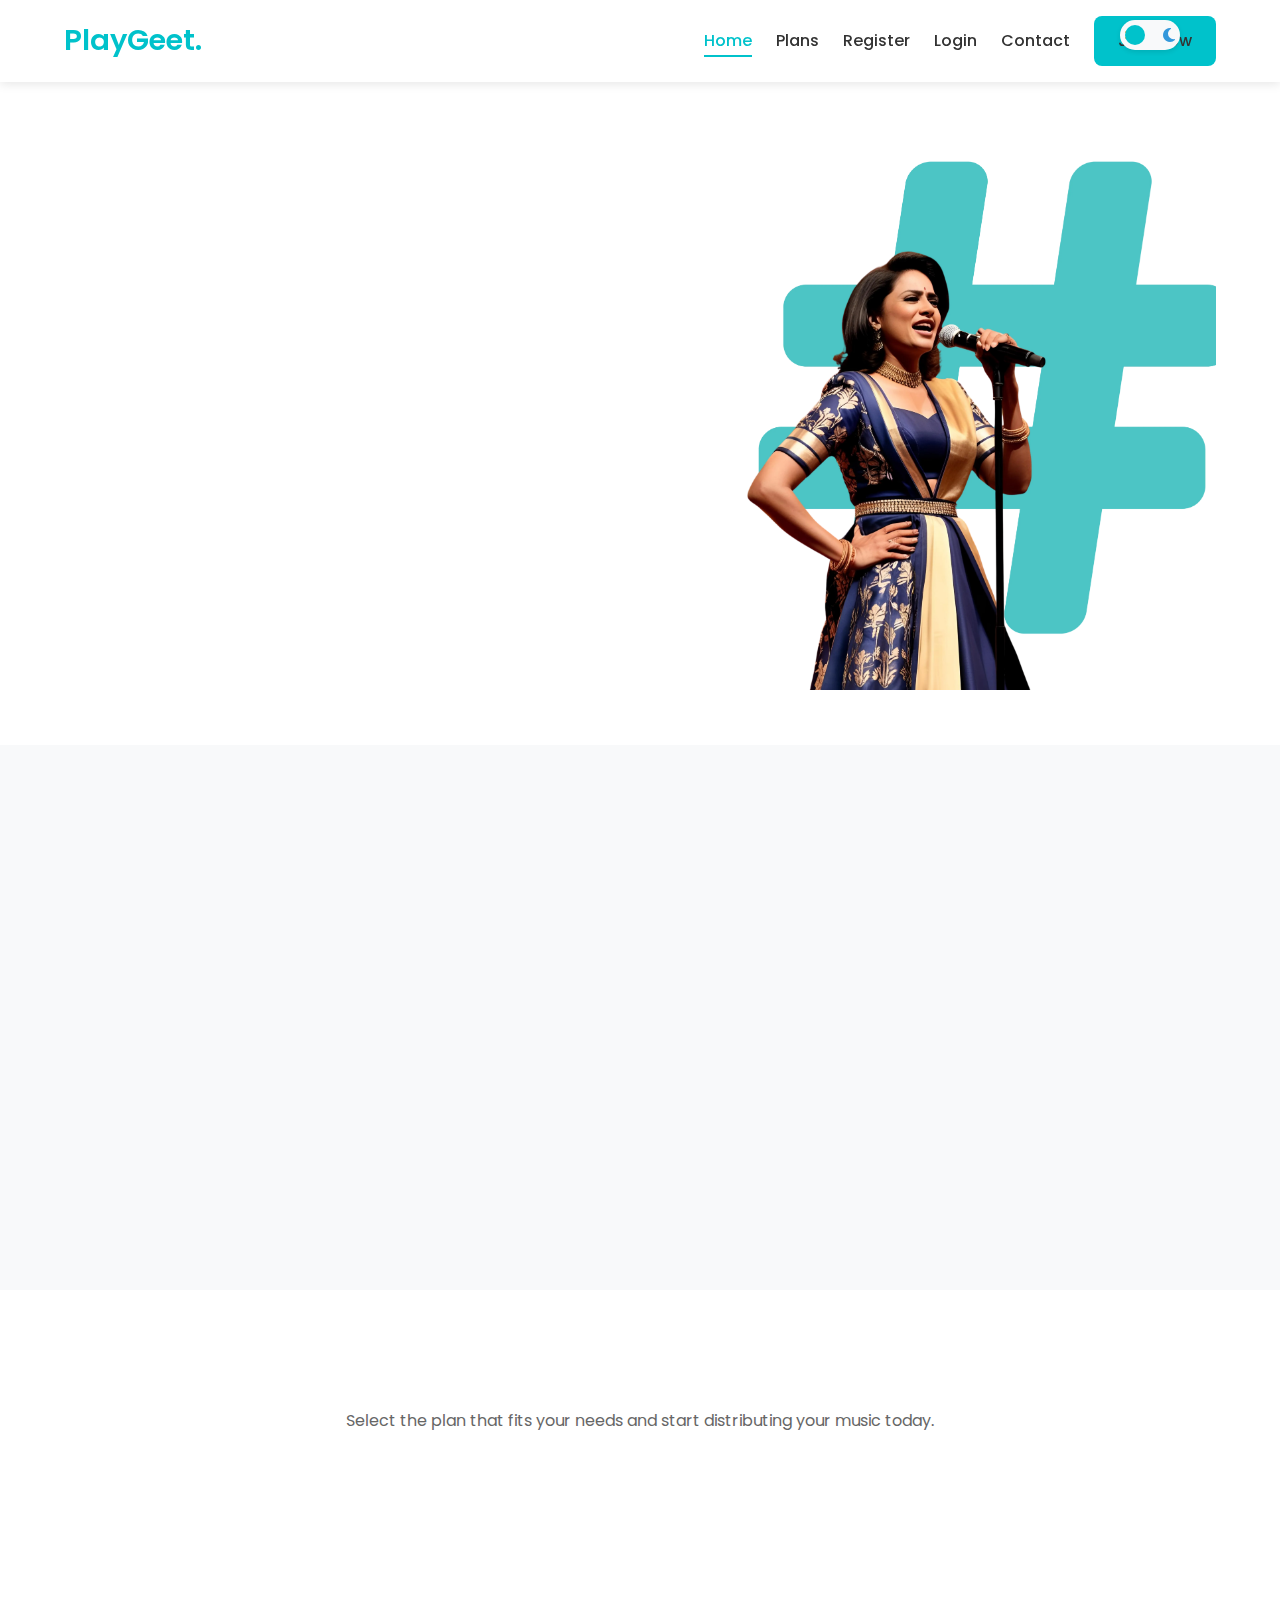
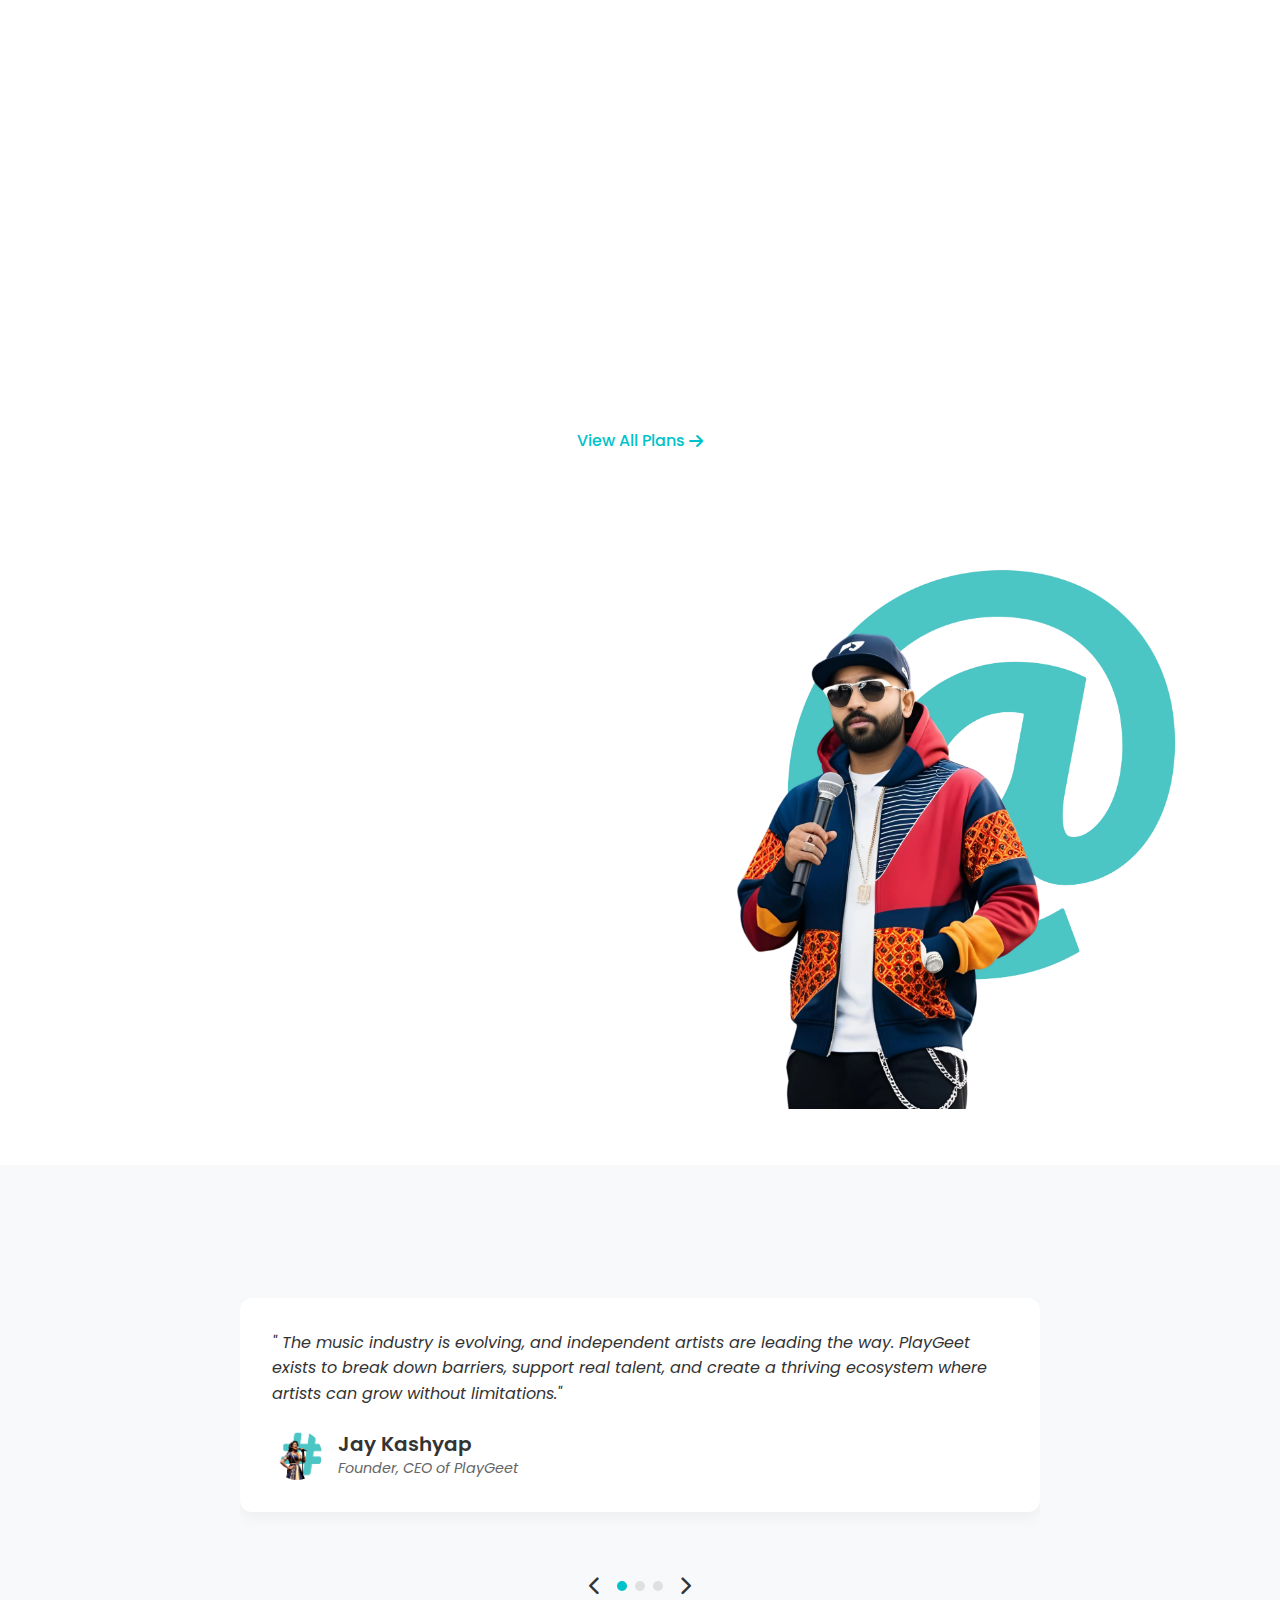
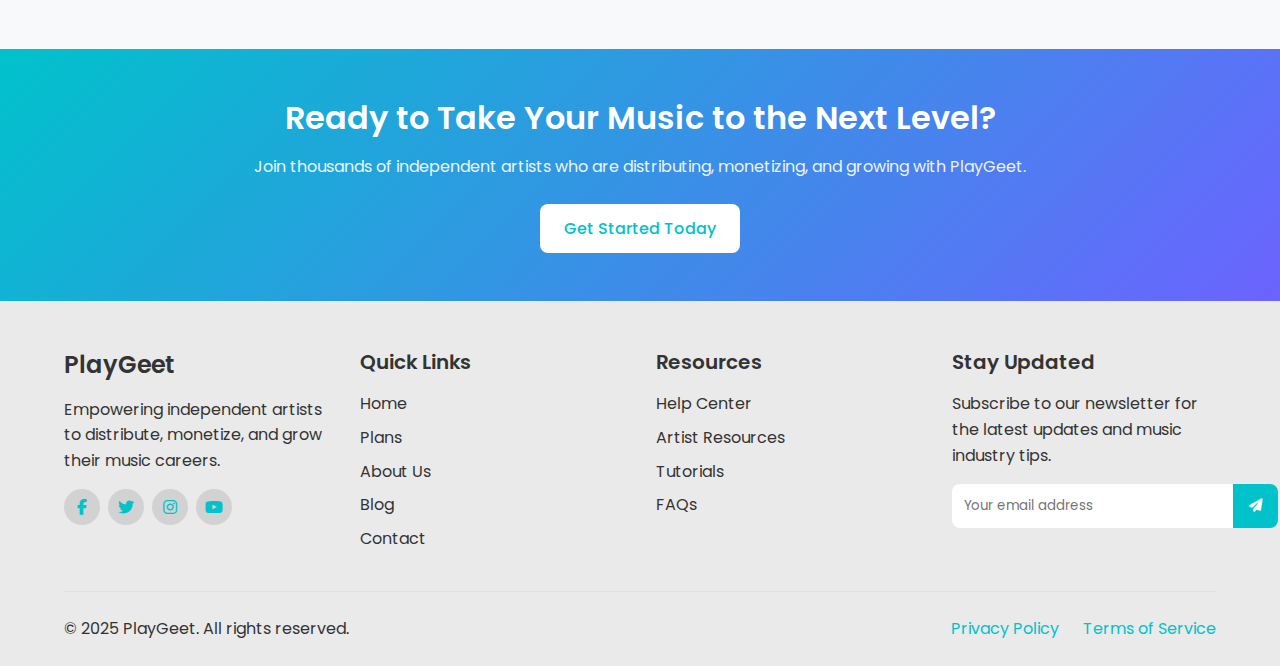
<file: index.html>
<!DOCTYPE html>
<html lang="en">
<head>
    <meta charset="UTF-8">
    <meta name="viewport" content="width=device-width, initial-scale=1.0">
    <title>PlayGeet - Distribute. Monetize. Grow.</title>
    <link rel="stylesheet" href="./css/style.css">
    <link rel="stylesheet" href="https://cdnjs.cloudflare.com/ajax/libs/font-awesome/6.4.0/css/all.min.css">
    <link href="https://fonts.googleapis.com/css2?family=Poppins:wght@300;400;500;600;700&display=swap" rel="stylesheet">
</head>
<body>
    <div class="theme-toggle">
        <input type="checkbox" id="theme-switch">
        <label for="theme-switch" class="toggle-label">
            <i class="fas fa-sun"></i>
            <i class="fas fa-moon"></i>
            <div class="toggle-ball"></div>
        </label>
    </div>

    <header>
        <div class="container">
            <div class="logo">
                <h1>PlayGeet.</h1>
            </div>
            <nav>
                <div class="menu-toggle">
                    <span></span>
                    <span></span>
                    <span></span>
                </div>
                <ul class="nav-links">
                    <li><a href="index.html" class="active">Home</a></li>
                    <li><a href="./plas.html">Plans</a></li>
                    <li><a href="#">Register</a></li>
                    <li><a href="#">Login</a></li>
                    <li><a href="#">Contact</a></li>
                    <li><a href="#" class="btn-primary">Join Now</a></li>
                </ul>
            </nav>
        </div>
    </header>

    <section class="hero">
        <div class="container">
            <div class="hero-content">
                <h1 class="animate-text">Empowering Independent Artists</h1>
                <p class="animate-text delay-1">Distribute your music to all major platforms, monetize your talent, and grow your audience with PlayGeet.</p>
                <div class="hero-buttons animate-text delay-2">
                    <a href="./plas.html" class="btn-primary">Get Started</a>
                    <a href="#" class="btn-secondary">Learn More</a>
                </div>
            </div>
            <div class="hero-image">
                <img src="./images/landing_page_img.webp" alt="Music Distribution">
            </div>
        </div>
    </section>

    <section class="features">
        <div class="container">
            <h2 class="section-title">Why Choose PlayGeet?</h2>
            <div class="features-grid">
                <div class="feature-card">
                    <div class="feature-icon">
                        <i class="fas fa-music"></i>
                    </div>
                    <h3>Global Distribution</h3>
                    <p>Distribute your music to 150+ streaming platforms worldwide including Spotify, Apple Music, Amazon Music, and more.</p>
                </div>
                <div class="feature-card">
                    <div class="feature-icon">
                        <i class="fas fa-chart-line"></i>
                    </div>
                    <h3>Real-time Analytics</h3>
                    <p>Track your streams, revenue, and audience demographics with our powerful analytics dashboard.</p>
                </div>
                <div class="feature-card">
                    <div class="feature-icon">
                        <i class="fas fa-money-bill-wave"></i>
                    </div>
                    <h3>100% Royalties</h3>
                    <p>Keep 100% of your royalties with our artist-friendly subscription plans.</p>
                </div>
                <div class="feature-card">
                    <div class="feature-icon">
                        <i class="fas fa-headphones"></i>
                    </div>
                    <h3>Playlist Pitching</h3>
                    <p>Get your music in front of playlist curators and increase your chances of getting featured.</p>
                </div>
            </div>
        </div>
    </section>

    <section class="subscription-preview">
        <div class="container">
            <h2 class="section-title">Choose Your Plan</h2>
            <p class="section-subtitle">Select the plan that fits your needs and start distributing your music today.</p>
            
            <div class="plans-container">
                <div class="plan-card">
                    <div class="plan-header">
                        <h3>Basic Plan</h3>
                        <div class="plan-price">
                            <span class="price">$9.99</span>
                            <span class="period">/month</span>
                        </div>
                    </div>
                    <div class="plan-features">
                        <ul>
                            <li><i class="fas fa-check"></i> Distribute up to 2 singles per month</li>
                            <li><i class="fas fa-check"></i> Access to 100+ streaming platforms</li>
                            <li><i class="fas fa-check"></i> Basic analytics dashboard</li>
                            <li><i class="fas fa-check"></i> 24/7 email support</li>
                            <li><i class="fas fa-times"></i> Playlist pitching</li>
                            <li><i class="fas fa-times"></i> Priority distribution</li>
                        </ul>
                    </div>
                    <div class="plan-footer">
                        <a href="./plas.html" class="btn-secondary">Select Plan</a>
                    </div>
                </div>
                
                <div class="plan-card featured">
                    <div class="plan-badge">Popular</div>
                    <div class="plan-header">
                        <h3>Pro Plan</h3>
                        <div class="plan-price">
                            <span class="price">$19.99</span>
                            <span class="period">/month</span>
                        </div>
                    </div>
                    <div class="plan-features">
                        <ul>
                            <li><i class="fas fa-check"></i> Unlimited music distribution</li>
                            <li><i class="fas fa-check"></i> Access to 150+ streaming platforms</li>
                            <li><i class="fas fa-check"></i> Advanced analytics dashboard</li>
                            <li><i class="fas fa-check"></i> 24/7 priority support</li>
                            <li><i class="fas fa-check"></i> Playlist pitching opportunities</li>
                            <li><i class="fas fa-check"></i> Priority distribution</li>
                        </ul>
                    </div>
                    <div class="plan-footer">
                        <a href="./plas.html" class="btn-primary">Select Plan</a>
                    </div>
                </div>
            </div>
            
            <div class="view-all-plans">
                <a href="./plas.html">View All Plans <i class="fas fa-arrow-right"></i></a>
            </div>
        </div>
    </section>

    <section class="hero">
        <div class="container">
            <div class="hero-content">
                <h1 class="animate-text">Beyond Distribution – Empowering Artists, Elevating Careers</h1>
                <p class="animate-text delay-1">PlayGeet is more than just a music distribution platform—it’s a growth-driven ecosystem designed to support independent artists at every stage of their journey. Whether you’re an emerging artist looking for hassle-free distribution or an established act seeking full management, PlayGeet provides the tools, guidance, and opportunities you need to thrive in the music industry</p>
            </div>
            <div class="hero-image">
                <img src="./images/img1.webp" alt="Music Distribution">
            </div>
        </div>
    </section>

    <section class="testimonials">
        <div class="container">
            <h2 class="section-title">What Our Artists Say</h2>
            
            <div class="testimonial-slider">
                <div class="testimonial-slide active">
                    <div class="testimonial-content">
                        <p>"
                            The music industry is evolving, and independent artists are leading the way. PlayGeet exists to break down barriers, support real talent, and create a thriving ecosystem where artists can grow without limitations."</p>
                        <div class="testimonial-author">
                            <img src="./images/landing_page_img.webp" alt="Artist">
                            <div class="author-info">
                                <h4>Jay Kashyap</h4>
                                <p>Founder, CEO of PlayGeet</p>
                            </div>
                        </div>
                    </div>
                </div>
                
                <div class="testimonial-slide">
                    <div class="testimonial-content">
                        <p>"The playlist pitching feature helped me get my latest single on several popular playlists. My streams increased by 300% in just one month!"</p>
                        <div class="testimonial-author">
                            <img src="./images/landing_page_img.webp" alt="Artist">
                            <div class="author-info">
                                <h4>Mike Thompson</h4>
                                <p>Indie Producer</p>
                            </div>
                        </div>
                    </div>
                </div>
                
                <div class="testimonial-slide">
                    <div class="testimonial-content">
                        <p>"As a small indie band, we needed an affordable distribution solution that didn't take a cut of our royalties. PlayGeet's subscription model is perfect for us."</p>
                        <div class="testimonial-author">
                            <img src="./images/landing_page_img.webp" alt="Artist">
                            <div class="author-info">
                                <h4>The Resonators</h4>
                                <p>Indie Band</p>
                            </div>
                        </div>
                    </div>
                </div>
            </div>
            
            <div class="testimonial-controls">
                <button class="prev-testimonial"><i class="fas fa-chevron-left"></i></button>
                <div class="testimonial-dots">
                    <span class="dot active"></span>
                    <span class="dot"></span>
                    <span class="dot"></span>
                </div>
                <button class="next-testimonial"><i class="fas fa-chevron-right"></i></button>
            </div>
        </div>
    </section>

    <section class="cta">
        <div class="container">
            <div class="cta-content">
                <h2>Ready to Take Your Music to the Next Level?</h2>
                <p>Join thousands of independent artists who are distributing, monetizing, and growing with PlayGeet.</p>
                <a href="./plas.html" class="btn-primary">Get Started Today</a>
            </div>
        </div>
    </section>

    <footer>
        <div class="container">
            <div class="footer-grid">
                <div class="footer-about">
                    <h3>PlayGeet</h3>
                    <p>Empowering independent artists to distribute, monetize, and grow their music careers.</p>
                    <div class="social-links">
                        <a href="#"><i class="fab fa-facebook-f"></i></a>
                        <a href="#"><i class="fab fa-twitter"></i></a>
                        <a href="#"><i class="fab fa-instagram"></i></a>
                        <a href="#"><i class="fab fa-youtube"></i></a>
                    </div>
                </div>
                
                <div class="footer-links">
                    <h4>Quick Links</h4>
                    <ul>
                        <li><a href="index.html">Home</a></li>
                        <li><a href="./plas.html">Plans</a></li>
                        <li><a href="#">About Us</a></li>
                        <li><a href="#">Blog</a></li>
                        <li><a href="#">Contact</a></li>
                    </ul>
                </div>
                
                <div class="footer-links">
                    <h4>Resources</h4>
                    <ul>
                        <li><a href="#">Help Center</a></li>
                        <li><a href="#">Artist Resources</a></li>
                        <li><a href="#">Tutorials</a></li>
                        <li><a href="#">FAQs</a></li>
                    </ul>
                </div>
                
                <div class="footer-newsletter">
                    <h4>Stay Updated</h4>
                    <p>Subscribe to our newsletter for the latest updates and music industry tips.</p>
                    <form class="newsletter-form">
                        <input type="email" placeholder="Your email address">
                        <button type="submit"><i class="fas fa-paper-plane"></i></button>
                    </form>
                </div>
            </div>
            
            <div class="footer-bottom">
                <p>&copy; 2025 PlayGeet. All rights reserved.</p>
                <div class="footer-bottom-links">
                    <a href="#">Privacy Policy</a>
                    <a href="#">Terms of Service</a>
                </div>
            </div>
        </div>
    </footer>

    <script src="./js/script.js"></script>
</body>
</html>
</file>
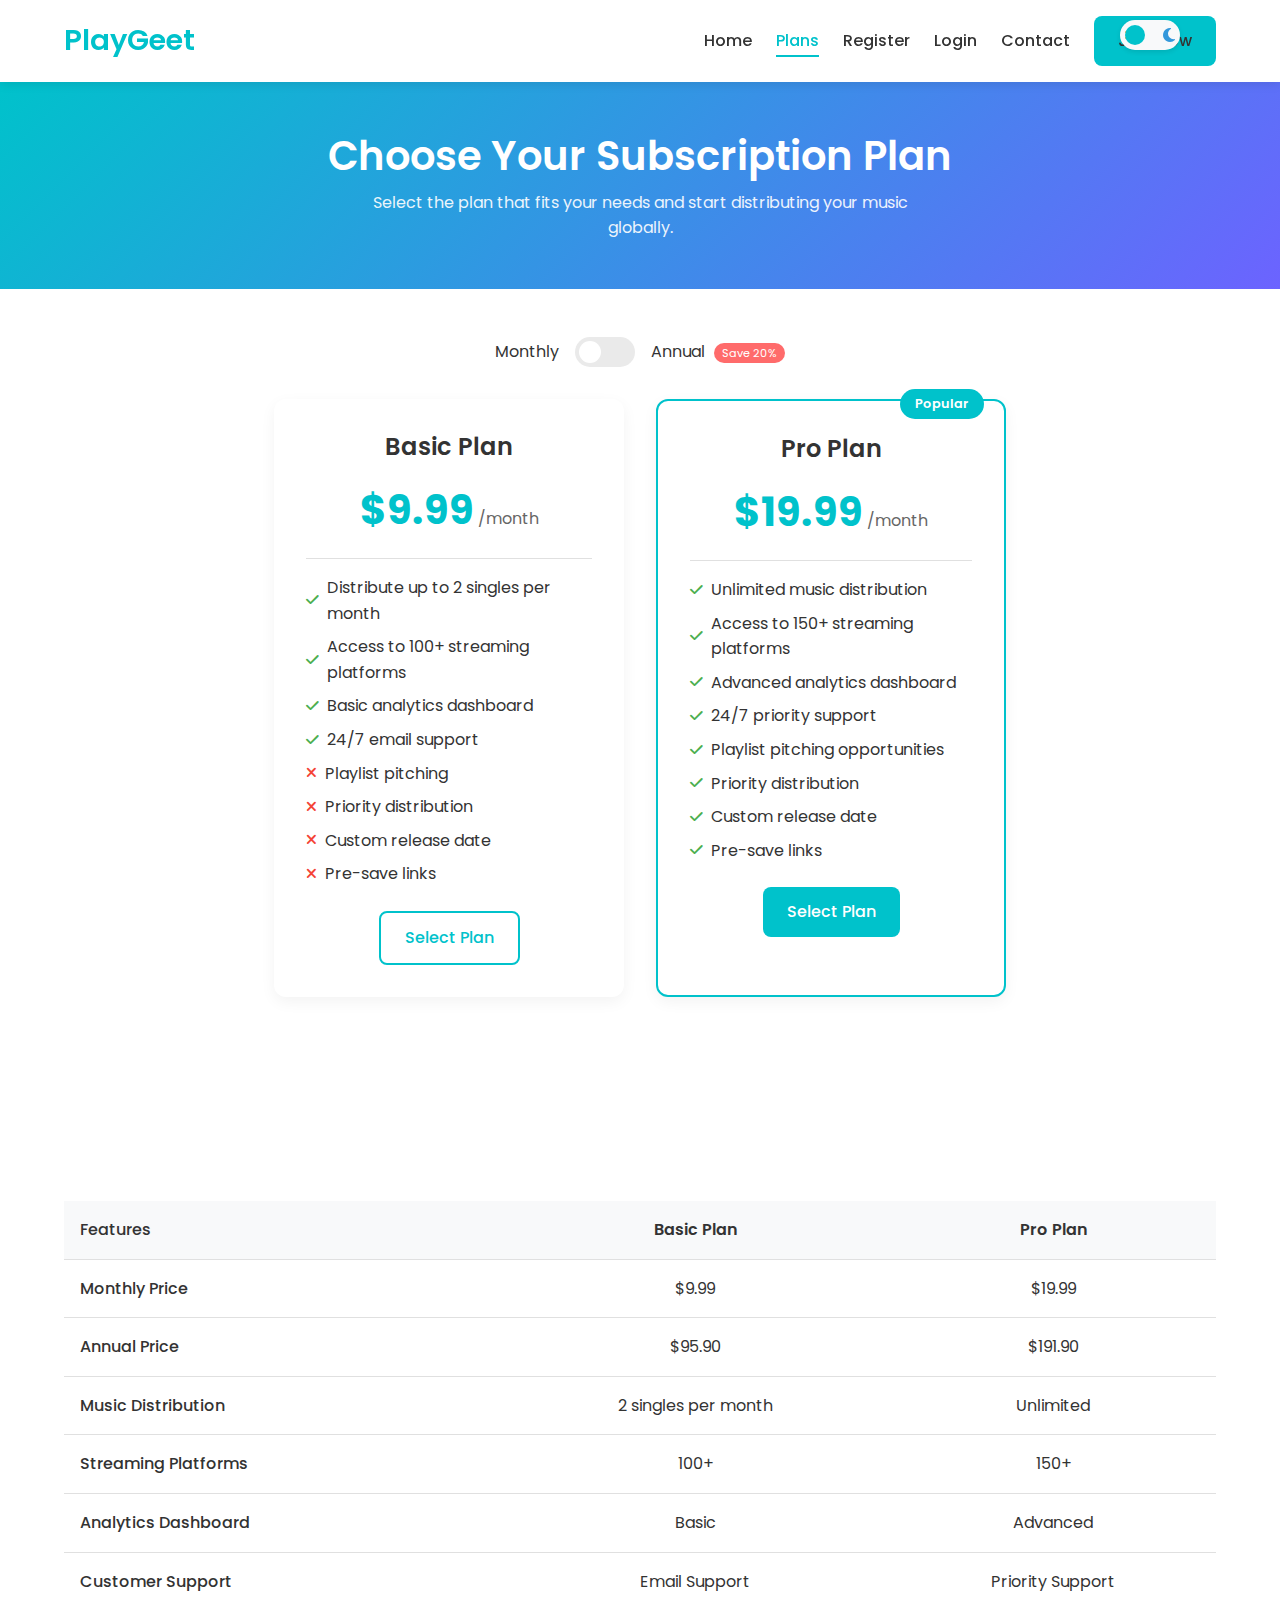
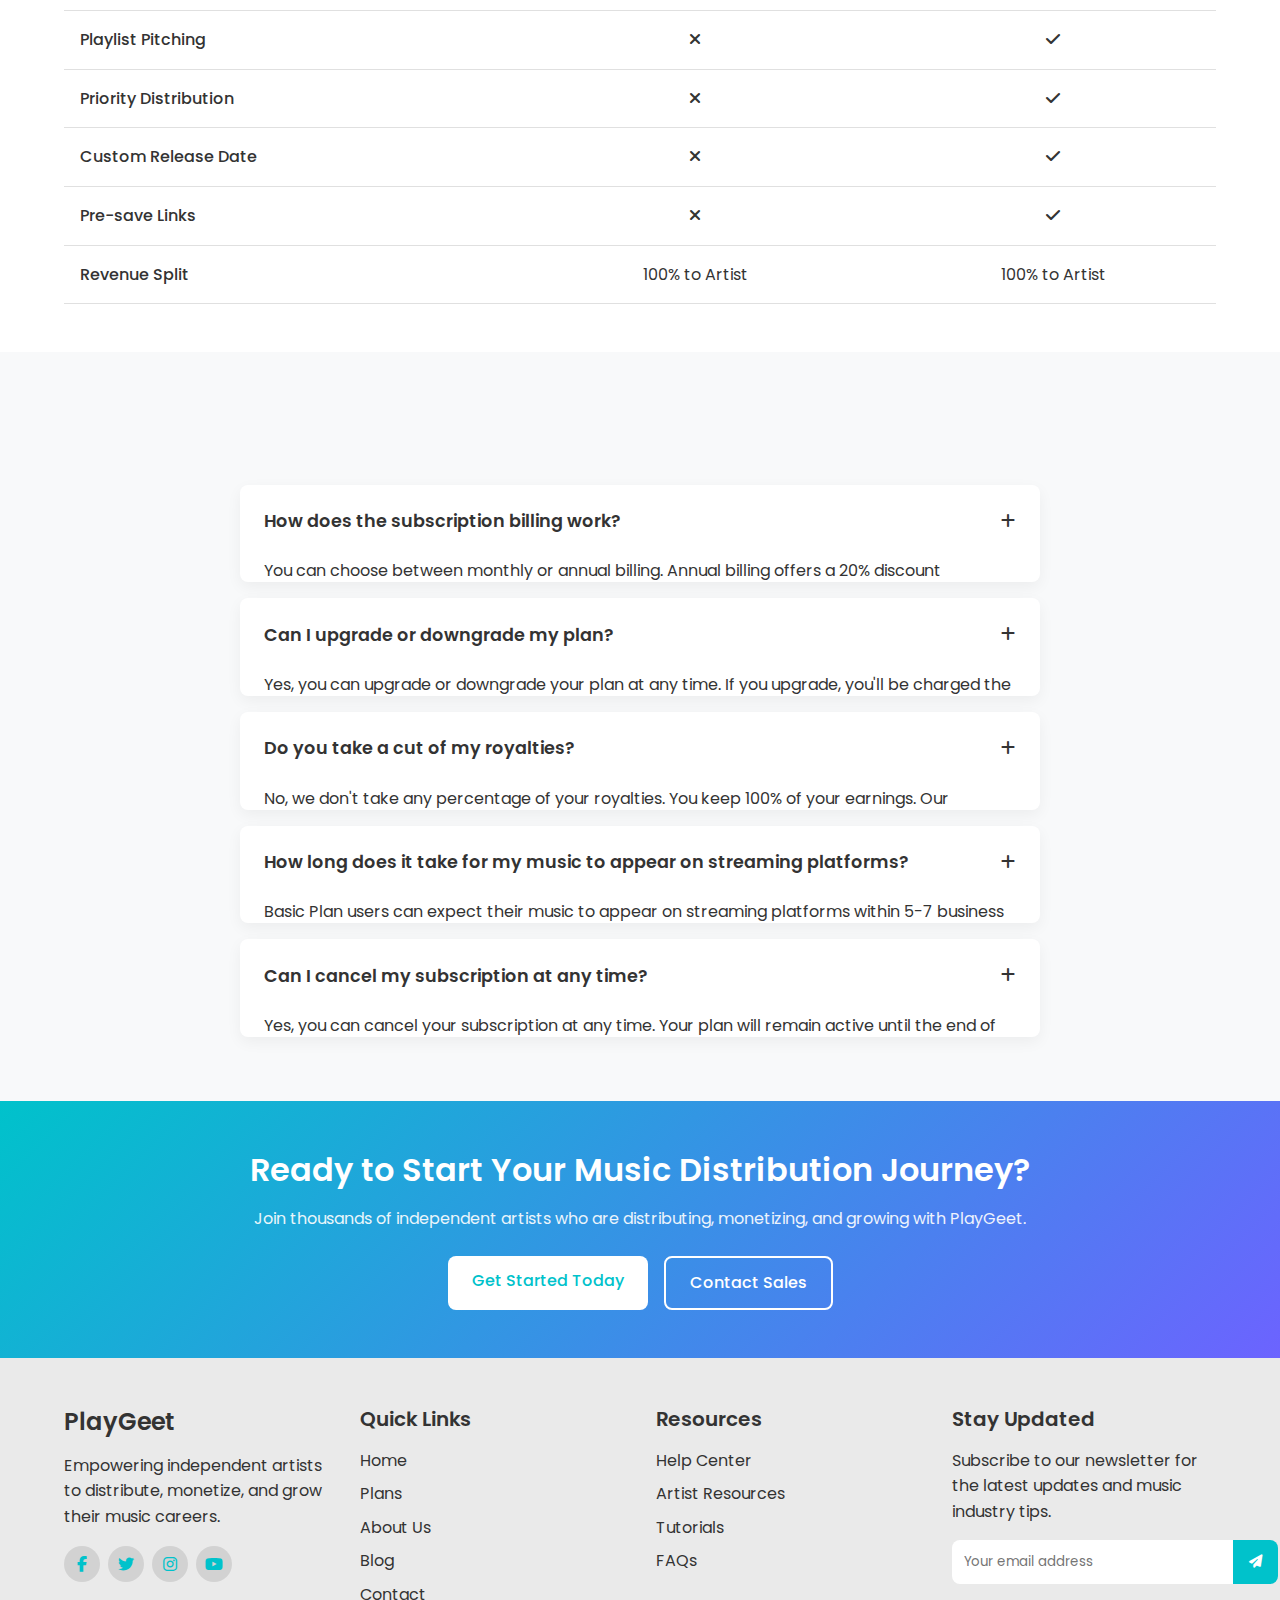
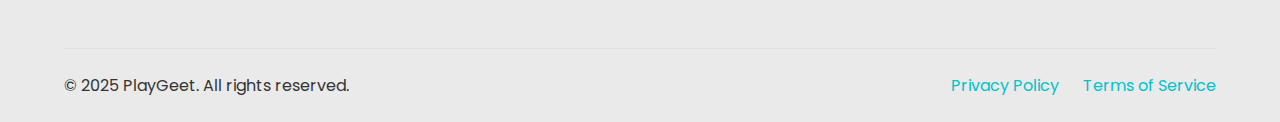
<file: plas.html>
<!DOCTYPE html>
<html lang="en">
<head>
    <meta charset="UTF-8">
    <meta name="viewport" content="width=device-width, initial-scale=1.0">
    <title>Subscription Plans - PlayGeet</title>
    <link rel="stylesheet" href="./css/style.css">
    <link rel="stylesheet" href="https://cdnjs.cloudflare.com/ajax/libs/font-awesome/6.4.0/css/all.min.css">
    <link href="https://fonts.googleapis.com/css2?family=Poppins:wght@300;400;500;600;700&display=swap" rel="stylesheet">
</head>
<body>
    <div class="theme-toggle">
        <input type="checkbox" id="theme-switch">
        <label for="theme-switch" class="toggle-label">
            <i class="fas fa-sun"></i>
            <i class="fas fa-moon"></i>
            <div class="toggle-ball"></div>
        </label>
    </div>

    <header>
        <div class="container">
            <div class="logo">
                <h1>PlayGeet</h1>
            </div>
            <nav>
                <div class="menu-toggle">
                    <span></span>
                    <span></span>
                    <span></span>
                </div>
                <ul class="nav-links">
                    <li><a href="index.html">Home</a></li>
                    <li><a href="subscription.html" class="active">Plans</a></li>
                    <li><a href="#">Register</a></li>
                    <li><a href="#">Login</a></li>
                    <li><a href="#">Contact</a></li>
                    <li><a href="#" class="btn-primary">Join Now</a></li>
                </ul>
            </nav>
        </div>
    </header>

    <section class="page-header">
        <div class="container">
            <h1>Choose Your Subscription Plan</h1>
            <p>Select the plan that fits your needs and start distributing your music globally.</p>
        </div>
    </section>

    <section class="subscription-plans">
        <div class="container">
            <div class="billing-toggle">
                <span>Monthly</span>
                <label class="switch">
                    <input type="checkbox" id="billing-toggle">
                    <span class="slider round"></span>
                </label>
                <span>Annual <span class="save-badge">Save 20%</span></span>
            </div>
            
            <div class="plans-grid">
                <div class="plan-card">
                    <div class="plan-header">
                        <h3>Basic Plan</h3>
                        <div class="plan-price monthly">
                            <span class="price">$9.99</span>
                            <span class="period">/month</span>
                        </div>
                        <div class="plan-price annual">
                            <span class="price">$95.90</span>
                            <span class="period">/year</span>
                            <span class="save">Save $23.98</span>
                        </div>
                    </div>
                    <div class="plan-features">
                        <ul>
                            <li><i class="fas fa-check"></i> Distribute up to 2 singles per month</li>
                            <li><i class="fas fa-check"></i> Access to 100+ streaming platforms</li>
                            <li><i class="fas fa-check"></i> Basic analytics dashboard</li>
                            <li><i class="fas fa-check"></i> 24/7 email support</li>
                            <li><i class="fas fa-times"></i> Playlist pitching</li>
                            <li><i class="fas fa-times"></i> Priority distribution</li>
                            <li><i class="fas fa-times"></i> Custom release date</li>
                            <li><i class="fas fa-times"></i> Pre-save links</li>
                        </ul>
                    </div>
                    <div class="plan-footer">
                        <a href="#" class="btn-secondary">Select Plan</a>
                    </div>
                </div>
                
                <div class="plan-card featured">
                    <div class="plan-badge">Popular</div>
                    <div class="plan-header">
                        <h3>Pro Plan</h3>
                        <div class="plan-price monthly">
                            <span class="price">$19.99</span>
                            <span class="period">/month</span>
                        </div>
                        <div class="plan-price annual">
                            <span class="price">$191.90</span>
                            <span class="period">/year</span>
                            <span class="save">Save $47.98</span>
                        </div>
                    </div>
                    <div class="plan-features">
                        <ul>
                            <li><i class="fas fa-check"></i> Unlimited music distribution</li>
                            <li><i class="fas fa-check"></i> Access to 150+ streaming platforms</li>
                            <li><i class="fas fa-check"></i> Advanced analytics dashboard</li>
                            <li><i class="fas fa-check"></i> 24/7 priority support</li>
                            <li><i class="fas fa-check"></i> Playlist pitching opportunities</li>
                            <li><i class="fas fa-check"></i> Priority distribution</li>
                            <li><i class="fas fa-check"></i> Custom release date</li>
                            <li><i class="fas fa-check"></i> Pre-save links</li>
                        </ul>
                    </div>
                    <div class="plan-footer">
                        <a href="#" class="btn-primary">Select Plan</a>
                    </div>
                </div>
            </div>
        </div>
    </section>

    <section class="plan-comparison">
        <div class="container">
            <h2 class="section-title">Plan Comparison</h2>
            
            <div class="comparison-table-wrapper">
                <table class="comparison-table">
                    <thead>
                        <tr>
                            <th>Features</th>
                            <th>Basic Plan</th>
                            <th>Pro Plan</th>
                        </tr>
                    </thead>
                    <tbody>
                        <tr>
                            <td>Monthly Price</td>
                            <td>$9.99</td>
                            <td>$19.99</td>
                        </tr>
                        <tr>
                            <td>Annual Price</td>
                            <td>$95.90</td>
                            <td>$191.90</td>
                        </tr>
                        <tr>
                            <td>Music Distribution</td>
                            <td>2 singles per month</td>
                            <td>Unlimited</td>
                        </tr>
                        <tr>
                            <td>Streaming Platforms</td>
                            <td>100+</td>
                            <td>150+</td>
                        </tr>
                        <tr>
                            <td>Analytics Dashboard</td>
                            <td>Basic</td>
                            <td>Advanced</td>
                        </tr>
                        <tr>
                            <td>Customer Support</td>
                            <td>Email Support</td>
                            <td>Priority Support</td>
                        </tr>
                        <tr>
                            <td>Playlist Pitching</td>
                            <td><i class="fas fa-times"></i></td>
                            <td><i class="fas fa-check"></i></td>
                        </tr>
                        <tr>
                            <td>Priority Distribution</td>
                            <td><i class="fas fa-times"></i></td>
                            <td><i class="fas fa-check"></i></td>
                        </tr>
                        <tr>
                            <td>Custom Release Date</td>
                            <td><i class="fas fa-times"></i></td>
                            <td><i class="fas fa-check"></i></td>
                        </tr>
                        <tr>
                            <td>Pre-save Links</td>
                            <td><i class="fas fa-times"></i></td>
                            <td><i class="fas fa-check"></i></td>
                        </tr>
                        <tr>
                            <td>Revenue Split</td>
                            <td>100% to Artist</td>
                            <td>100% to Artist</td>
                        </tr>
                    </tbody>
                </table>
            </div>
        </div>
    </section>

    <section class="faq">
        <div class="container">
            <h2 class="section-title">Frequently Asked Questions</h2>
            
            <div class="accordion">
                <div class="accordion-item">
                    <div class="accordion-header">
                        <h3>How does the subscription billing work?</h3>
                        <span class="accordion-icon"><i class="fas fa-plus"></i></span>
                    </div>
                    <div class="accordion-content">
                        <p>You can choose between monthly or annual billing. Annual billing offers a 20% discount compared to monthly billing. You'll be charged at the beginning of each billing cycle.</p>
                    </div>
                </div>
                
                <div class="accordion-item">
                    <div class="accordion-header">
                        <h3>Can I upgrade or downgrade my plan?</h3>
                        <span class="accordion-icon"><i class="fas fa-plus"></i></span>
                    </div>
                    <div class="accordion-content">
                        <p>Yes, you can upgrade or downgrade your plan at any time. If you upgrade, you'll be charged the prorated difference. If you downgrade, the new rate will apply at the start of your next billing cycle.</p>
                    </div>
                </div>
                
                <div class="accordion-item">
                    <div class="accordion-header">
                        <h3>Do you take a cut of my royalties?</h3>
                        <span class="accordion-icon"><i class="fas fa-plus"></i></span>
                    </div>
                    <div class="accordion-content">
                        <p>No, we don't take any percentage of your royalties. You keep 100% of your earnings. Our revenue comes solely from the subscription fees.</p>
                    </div>
                </div>
                
                <div class="accordion-item">
                    <div class="accordion-header">
                        <h3>How long does it take for my music to appear on streaming platforms?</h3>
                        <span class="accordion-icon"><i class="fas fa-plus"></i></span>
                    </div>
                    <div class="accordion-content">
                        <p>Basic Plan users can expect their music to appear on streaming platforms within 5-7 business days. Pro Plan users get priority distribution, which typically takes 2-4 business days.</p>
                    </div>
                </div>
                
                <div class="accordion-item">
                    <div class="accordion-header">
                        <h3>Can I cancel my subscription at any time?</h3>
                        <span class="accordion-icon"><i class="fas fa-plus"></i></span>
                    </div>
                    <div class="accordion-content">
                        <p>Yes, you can cancel your subscription at any time. Your plan will remain active until the end of your current billing cycle.</p>
                    </div>
                </div>
            </div>
        </div>
    </section>

    <section class="cta">
        <div class="container">
            <div class="cta-content">
                <h2>Ready to Start Your Music Distribution Journey?</h2>
                <p>Join thousands of independent artists who are distributing, monetizing, and growing with PlayGeet.</p>
                <div class="cta-buttons">
                    <a href="#" class="btn-primary">Get Started Today</a>
                    <a href="#" class="btn-secondary">Contact Sales</a>
                </div>
            </div>
        </div>
    </section>

    <footer>
        <div class="container">
            <div class="footer-grid">
                <div class="footer-about">
                    <h3>PlayGeet</h3>
                    <p>Empowering independent artists to distribute, monetize, and grow their music careers.</p>
                    <div class="social-links">
                        <a href="#"><i class="fab fa-facebook-f"></i></a>
                        <a href="#"><i class="fab fa-twitter"></i></a>
                        <a href="#"><i class="fab fa-instagram"></i></a>
                        <a href="#"><i class="fab fa-youtube"></i></a>
                    </div>
                </div>
                
                <div class="footer-links">
                    <h4>Quick Links</h4>
                    <ul>
                        <li><a href="index.html">Home</a></li>
                        <li><a href="subscription.html">Plans</a></li>
                        <li><a href="#">About Us</a></li>
                        <li><a href="#">Blog</a></li>
                        <li><a href="#">Contact</a></li>
                    </ul>
                </div>
                
                <div class="footer-links">
                    <h4>Resources</h4>
                    <ul>
                        <li><a href="#">Help Center</a></li>
                        <li><a href="#">Artist Resources</a></li>
                        <li><a href="#">Tutorials</a></li>
                        <li><a href="#">FAQs</a></li>
                    </ul>
                </div>
                
                <div class="footer-newsletter">
                    <h4>Stay Updated</h4>
                    <p>Subscribe to our newsletter for the latest updates and music industry tips.</p>
                    <form class="newsletter-form">
                        <input type="email" placeholder="Your email address">
                        <button type="submit"><i class="fas fa-paper-plane"></i></button>
                    </form>
                </div>
            </div>
            
            <div class="footer-bottom">
                <p>&copy; 2025 PlayGeet. All rights reserved.</p>
                <div class="footer-bottom-links">
                    <a href="#">Privacy Policy</a>
                    <a href="#">Terms of Service</a>
                </div>
            </div>
        </div>
    </footer>

    <script src="./js/script.js"></script>
</body>
</html>
</file>
<file: css/style.css>
/* Base Styles and Variables */
:root {
    /* Light Theme Colors */
    --primary-color: #00c2cb;
    --primary-dark: #00a5ad;
    --secondary-color: #6c63ff;
    --accent-color: #ff6b6b;
    --text-color: #333333;
    --text-light: #666666;
    --bg-color: #ffffff;
    --bg-light: #f8f9fa;
    --bg-dark: #eaeaea;
    --border-color: #e0e0e0;
    --card-bg: #ffffff;
    --card-shadow: 0 5px 15px rgba(0, 0, 0, 0.05);
    --success-color: #4caf50;
    --error-color: #f44336;
    
    /* Animation Speeds */
    --transition-fast: 0.2s;
    --transition-normal: 0.3s;
    --transition-slow: 0.5s;
    
    /* Spacing */
    --spacing-xs: 0.25rem;
    --spacing-sm: 0.5rem;
    --spacing-md: 1rem;
    --spacing-lg: 1.5rem;
    --spacing-xl: 2rem;
    --spacing-xxl: 3rem;
    
    /* Border Radius */
    --border-radius-sm: 4px;
    --border-radius-md: 8px;
    --border-radius-lg: 12px;
    --border-radius-xl: 20px;
    --border-radius-full: 9999px;
}

/* Dark Theme Colors */
[data-theme="dark"] {
    --primary-color: #00d8e2;
    --primary-dark: #00c2cb;
    --secondary-color: #8c85ff;
    --accent-color: #ff8585;
    --text-color: #f0f0f0;
    --text-light: #b0b0b0;
    --bg-color: #121212;
    --bg-light: #1e1e1e;
    --bg-dark: #0a0a0a;
    --border-color: #2a2a2a;
    --card-bg: #1e1e1e;
    --card-shadow: 0 5px 15px rgba(0, 0, 0, 0.2);
}

/* Reset and Base Styles */
* {
    margin: 0;
    padding: 0;
    box-sizing: border-box;
}

html {
    font-size: 16px;
    scroll-behavior: smooth;
}

body {
    font-family: 'Poppins', sans-serif;
    line-height: 1.6;
    color: var(--text-color);
    background-color: var(--bg-color);
    transition: background-color var(--transition-normal), color var(--transition-normal);
}

a {
    text-decoration: none;
    color: var(--primary-color);
    transition: color var(--transition-fast);
}

a:hover {
    color: var(--primary-dark);
}

ul {
    list-style: none;
}

img {
    max-width: 100%;
    height: auto;
}

button, input, textarea {
    font-family: inherit;
}

.container {
    width: 100%;
    max-width: 1200px;
    margin: 0 auto;
    padding: 0 var(--spacing-lg);
}

section {
    padding: var(--spacing-xxl) 0;
}

/* Typography */
h1, h2, h3, h4, h5, h6 {
    margin-bottom: var(--spacing-md);
    line-height: 1.3;
    font-weight: 600;
}

h1 {
    font-size: 2.5rem;
}

h2 {
    font-size: 2rem;
}

h3 {
    font-size: 1.5rem;
}

h4 {
    font-size: 1.25rem;
}

p {
    margin-bottom: var(--spacing-md);
}

.section-title {
    text-align: center;
    margin-bottom: var(--spacing-xl);
    position: relative;
}

.section-title:after {
    content: '';
    display: block;
    width: 60px;
    height: 3px;
    background-color: var(--primary-color);
    margin: var(--spacing-sm) auto 0;
}

.section-subtitle {
    text-align: center;
    color: var(--text-light);
    margin-top: -15px;
    margin-bottom: var(--spacing-xl);
}

/* Buttons */
.btn-primary, .btn-secondary {
    display: inline-block;
    padding: 0.75rem 1.5rem;
    border-radius: var(--border-radius-md);
    font-weight: 500;
    text-align: center;
    cursor: pointer;
    transition: all var(--transition-fast);
    border: none;
}

.btn-primary {
    background-color: var(--primary-color);
    color: white;
}

.btn-primary:hover {
    background-color: var(--primary-dark);
    transform: translateY(-2px);
    box-shadow: 0 4px 8px rgba(0, 0, 0, 0.1);
}

.btn-secondary {
    background-color: transparent;
    color: var(--primary-color);
    border: 2px solid var(--primary-color);
}

.btn-secondary:hover {
    background-color: var(--primary-color);
    color: white;
    transform: translateY(-2px);
    box-shadow: 0 4px 8px rgba(0, 0, 0, 0.1);
}

/* Theme Toggle */
.theme-toggle {
    position: fixed;
    top: 20px;
    right: 100px;
    z-index: 1000;
}

.toggle-label {
    display: flex;
    align-items: center;
    justify-content: space-between;
    width: 60px;
    height: 30px;
    background-color: var(--bg-light);
    border-radius: var(--border-radius-full);
    padding: 5px;
    position: relative;
    cursor: pointer;
    box-shadow: 0 2px 5px rgba(0, 0, 0, 0.1);
}

.toggle-ball {
    position: absolute;
    left: 5px;
    width: 20px;
    height: 20px;
    background-color: var(--primary-color);
    border-radius: 50%;
    transition: transform var(--transition-normal);
}

#theme-switch {
    display: none;
}

#theme-switch:checked + .toggle-label .toggle-ball {
    transform: translateX(30px);
}

.toggle-label .fa-sun {
    color: #f39c12;
}

.toggle-label .fa-moon {
    color: #3498db;
}

/* Header and Navigation */
header {
    position: sticky;
    top: 0;
    background-color: var(--bg-color);
    box-shadow: 0 2px 10px rgba(0, 0, 0, 0.1);
    z-index: 100;
    padding: var(--spacing-md) 0;
}

header .container {
    display: flex;
    justify-content: space-between;
    align-items: center;
}

.logo h1 {
    font-size: 1.8rem;
    margin-bottom: 0;
    color: var(--primary-color);
}

.nav-links {
    display: flex;
    align-items: center;
}

.nav-links li {
    margin-left: var(--spacing-lg);
}

.nav-links a {
    color: var(--text-color);
    font-weight: 500;
    position: relative;
}

.nav-links a:hover, .nav-links a.active {
    color: var(--primary-color);
}

.nav-links a.active:after {
    content: '';
    position: absolute;
    bottom: -5px;
    left: 0;
    width: 100%;
    height: 2px;
    background-color: var(--primary-color);
}

.menu-toggle {
    display: none;
    flex-direction: column;
    cursor: pointer;
}

.menu-toggle span {
    width: 25px;
    height: 3px;
    background-color: var(--text-color);
    margin-bottom: 5px;
    border-radius: 3px;
    transition: all var(--transition-fast);
}

/* Hero Section */
.hero {
    padding: var(--spacing-xxl) 0;
    overflow: hidden;
}

.hero .container {
    display: flex;
    align-items: center;
    justify-content: space-between;
}

.hero-content {
    flex: 1;
    padding-right: var(--spacing-xl);
}

.hero-image {
    flex: 1;
    animation: float 6s ease-in-out infinite;
}

@keyframes float {
    0% {
        transform: translateY(0px);
    }
    50% {
        transform: translateY(-20px);
    }
    100% {
        transform: translateY(0px);
    }
}

.hero h1 {
    font-size: 3rem;
    margin-bottom: var(--spacing-md);
    line-height: 1.2;
}

.hero p {
    font-size: 1.1rem;
    color: var(--text-light);
    margin-bottom: var(--spacing-lg);
}

.hero-buttons {
    display: flex;
    gap: var(--spacing-md);
}

.animate-text {
    opacity: 0;
    transform: translateY(20px);
    animation: fadeInUp 0.8s forwards;
}

.delay-1 {
    animation-delay: 0.2s;
}

.delay-2 {
    animation-delay: 0.4s;
}

@keyframes fadeInUp {
    to {
        opacity: 1;
        transform: translateY(0);
    }
}

/* Features Section */
.features {
    background-color: var(--bg-light);
}

.features-grid {
    display: grid;
    grid-template-columns: repeat(auto-fit, minmax(250px, 1fr));
    gap: var(--spacing-lg);
}

.feature-card {
    background-color: var(--card-bg);
    border-radius: var(--border-radius-lg);
    padding: var(--spacing-xl);
    box-shadow: var(--card-shadow);
    transition: transform var(--transition-normal), box-shadow var(--transition-normal);
    text-align: center;
}

.feature-card:hover {
    transform: translateY(-10px);
    box-shadow: 0 15px 30px rgba(0, 0, 0, 0.1);
}

.feature-icon {
    width: 70px;
    height: 70px;
    background-color: rgba(0, 194, 203, 0.1);
    border-radius: 50%;
    display: flex;
    align-items: center;
    justify-content: center;
    margin: 0 auto var(--spacing-md);
}

.feature-icon i {
    font-size: 1.8rem;
    color: var(--primary-color);
}

.feature-card h3 {
    margin-bottom: var(--spacing-sm);
}

.feature-card p {
    color: var(--text-light);
}

/* Subscription Preview Section */
.subscription-preview {
    background-color: var(--bg-color);
}

.plans-container {
    display: flex;
    justify-content: center;
    gap: var(--spacing-xl);
    margin-bottom: var(--spacing-xl);
}

.plan-card {
    background-color: var(--card-bg);
    border-radius: var(--border-radius-lg);
    box-shadow: var(--card-shadow);
    padding: var(--spacing-xl);
    flex: 1;
    max-width: 350px;
    position: relative;
    transition: transform var(--transition-normal), box-shadow var(--transition-normal);
}

.plan-card:hover {
    transform: translateY(-10px);
    box-shadow: 0 15px 30px rgba(0, 0, 0, 0.1);
}

.plan-card.featured {
    border: 2px solid var(--primary-color);
    transform: scale(1.05);
}

.plan-card.featured:hover {
    transform: scale(1.05) translateY(-10px);
}

.plan-badge {
    position: absolute;
    top: -12px;
    right: 20px;
    background-color: var(--primary-color);
    color: white;
    padding: 5px 15px;
    border-radius: var(--border-radius-full);
    font-size: 0.8rem;
    font-weight: 600;
}

.plan-header {
    text-align: center;
    padding-bottom: var(--spacing-md);
    border-bottom: 1px solid var(--border-color);
    margin-bottom: var(--spacing-md);
}

.plan-price {
    margin-top: var(--spacing-md);
}

.plan-price .price {
    font-size: 2.5rem;
    font-weight: 700;
    color: var(--primary-color);
}

.plan-price .period {
    font-size: 1rem;
    color: var(--text-light);
}

.plan-features ul li {
    margin-bottom: var(--spacing-sm);
    display: flex;
    align-items: center;
}

.plan-features ul li i {
    margin-right: var(--spacing-sm);
    font-size: 0.9rem;
}

.plan-features ul li .fa-check {
    color: var(--success-color);
}

.plan-features ul li .fa-times {
    color: var(--error-color);
}

.plan-footer {
    text-align: center;
    margin-top: var(--spacing-lg);
}

.view-all-plans {
    text-align: center;
    margin-top: var(--spacing-lg);
}

.view-all-plans a {
    display: inline-flex;
    align-items: center;
    font-weight: 500;
}

.view-all-plans a i {
    margin-left: var(--spacing-xs);
    transition: transform var(--transition-fast);
}

.view-all-plans a:hover i {
    transform: translateX(5px);
}

/* Testimonials Section */
.testimonials {
    background-color: var(--bg-light);
}

.testimonial-slider {
    position: relative;
    max-width: 800px;
    margin: 0 auto;
    overflow: hidden;
    height: 250px;
}

.testimonial-slide {
    position: absolute;
    width: 100%;
    opacity: 0;
    transform: translateX(50px);
    transition: all var(--transition-normal);
}

.testimonial-slide.active {
    opacity: 1;
    transform: translateX(0);
}

.testimonial-content {
    background-color: var(--card-bg);
    border-radius: var(--border-radius-lg);
    padding: var(--spacing-xl);
    box-shadow: var(--card-shadow);
}

.testimonial-content p {
    font-style: italic;
    margin-bottom: var(--spacing-lg);
}

.testimonial-author {
    display: flex;
    align-items: center;
}

.testimonial-author img {
    width: 50px;
    height: 50px;
    border-radius: 50%;
    margin-right: var(--spacing-md);
    object-fit: cover;
}

.author-info h4 {
    margin-bottom: 0;
}

.author-info p {
    margin-bottom: 0;
    font-size: 0.9rem;
    color: var(--text-light);
}

.testimonial-controls {
    display: flex;
    justify-content: center;
    align-items: center;
    margin-top: var(--spacing-lg);
}

.testimonial-dots {
    display: flex;
    gap: 8px;
    margin: 0 var(--spacing-md);
}

.dot {
    width: 10px;
    height: 10px;
    border-radius: 50%;
    background-color: var(--border-color);
    cursor: pointer;
    transition: background-color var(--transition-fast);
}

.dot.active {
    background-color: var(--primary-color);
}

.prev-testimonial, .next-testimonial {
    background: none;
    border: none;
    font-size: 1.2rem;
    color: var(--text-color);
    cursor: pointer;
    transition: color var(--transition-fast);
}

.prev-testimonial:hover, .next-testimonial:hover {
    color: var(--primary-color);
}

/* CTA Section */
.cta {
    background: linear-gradient(135deg, var(--primary-color), var(--secondary-color));
    color: white;
    text-align: center;
}

.cta-content {
    max-width: 800px;
    margin: 0 auto;
}

.cta h2 {
    margin-bottom: var(--spacing-md);
}

.cta p {
    margin-bottom: var(--spacing-lg);
    opacity: 0.9;
}

.cta .btn-primary {
    background-color: white;
    color: var(--primary-color);
}

.cta .btn-primary:hover {
    background-color: rgba(255, 255, 255, 0.9);
}

.cta-buttons {
    display: flex;
    justify-content: center;
    gap: var(--spacing-md);
}

.cta .btn-secondary {
    border-color: white;
    color: white;
}

.cta .btn-secondary:hover {
    background-color: white;
    color: var(--primary-color);
}

/* Footer */
footer {
    background-color: var(--bg-dark);
    padding-top: var(--spacing-xxl);
}

.footer-grid {
    display: grid;
    grid-template-columns: repeat(auto-fit, minmax(200px, 1fr));
    gap: var(--spacing-xl);
    margin-bottom: var(--spacing-xl);
}

.footer-about p {
    margin-bottom: var(--spacing-md);
}

.social-links {
    display: flex;
    gap: var(--spacing-sm);
}

.social-links a {
    display: flex;
    align-items: center;
    justify-content: center;
    width: 36px;
    height: 36px;
    background-color: rgba(0, 0, 0, 0.1);
    border-radius: 50%;
    transition: all var(--transition-fast);
}

.social-links a:hover {
    background-color: var(--primary-color);
    color: white;
    transform: translateY(-3px);
}

.footer-links h4 {
    margin-bottom: var(--spacing-md);
}

.footer-links ul li {
    margin-bottom: var(--spacing-sm);
}

.footer-links ul li a {
    color: var(--text-color);
    transition: color var(--transition-fast);
}

.footer-links ul li a:hover {
    color: var(--primary-color);
    padding-left: 5px;
}

.footer-newsletter p {
    margin-bottom: var(--spacing-md);
}

.newsletter-form {
    display: flex;
}

.newsletter-form input {
    flex: 1;
    padding: 0.75rem;
    border: none;
    border-radius: var(--border-radius-md) 0 0 var(--border-radius-md);
    outline: none;
}

.newsletter-form button {
    background-color: var(--primary-color);
    color: white;
    border: none;
    padding: 0 1rem;
    border-radius: 0 var(--border-radius-md) var(--border-radius-md) 0;
    cursor: pointer;
    transition: background-color var(--transition-fast);
}

.newsletter-form button:hover {
    background-color: var(--primary-dark);
}

.footer-bottom {
    border-top: 1px solid var(--border-color);
    padding: var(--spacing-lg) 0;
    display: flex;
    justify-content: space-between;
    align-items: center;
    flex-wrap: wrap;
    gap: var(--spacing-md);
}

.footer-bottom p {
    margin-bottom: 0;
}

.footer-bottom-links {
    display: flex;
    gap: var(--spacing-lg);
}

/* Subscription Page Styles */
.page-header {
    background: linear-gradient(135deg, var(--primary-color), var(--secondary-color));
    color: white;
    text-align: center;
    padding: var(--spacing-xxl) 0;
}

.page-header h1 {
    margin-bottom: var(--spacing-sm);
}

.page-header p {
    max-width: 600px;
    margin: 0 auto;
    opacity: 0.9;
}

.subscription-plans {
    padding-top: var(--spacing-xxl);
}

.billing-toggle {
    display: flex;
    align-items: center;
    justify-content: center;
    margin-bottom: var(--spacing-xl);
}

.switch {
    position: relative;
    display: inline-block;
    width: 60px;
    height: 30px;
    margin: 0 var(--spacing-md);
}

.switch input {
    opacity: 0;
    width: 0;
    height: 0;
}

.slider {
    position: absolute;
    cursor: pointer;
    top: 0;
    left: 0;
    right: 0;
    bottom: 0;
    background-color: var(--bg-dark);
    transition: var(--transition-normal);
    border-radius: var(--border-radius-full);
}

.slider:before {
    position: absolute;
    content: "";
    height: 22px;
    width: 22px;
    left: 4px;
    bottom: 4px;
    background-color: white;
    transition: var(--transition-normal);
    border-radius: 50%;
}

input:checked + .slider {
    background-color: var(--primary-color);
}

input:checked + .slider:before {
    transform: translateX(30px);
}

.save-badge {
    background-color: var(--accent-color);
    color: white;
    font-size: 0.7rem;
    padding: 2px 8px;
    border-radius: var(--border-radius-full);
    margin-left: 5px;
}

.plans-grid {
    display: flex;
    justify-content: center;
    gap: var(--spacing-xl);
}

.plan-price.annual {
    display: none;
}

.plan-price .save {
    display: block;
    font-size: 0.8rem;
    color: var(--accent-color);
    font-weight: 600;
    margin-top: 5px;
}

/* Comparison Table */
.plan-comparison {
    padding-top: var(--spacing-xxl);
}

.comparison-table-wrapper {
    overflow-x: auto;
}

.comparison-table {
    width: 100%;
    border-collapse: collapse;
    margin-top: var(--spacing-lg);
}

.comparison-table th, .comparison-table td {
    padding: var(--spacing-md);
    text-align: center;
    border-bottom: 1px solid var(--border-color);
}

.comparison-table th {
    background-color: var(--bg-light);
    font-weight: 600;
}

.comparison-table th:first-child, .comparison-table td:first-child {
    text-align: left;
    font-weight: 500;
}

.comparison-table tr:hover {
    background-color: var(--bg-light);
}

/* FAQ Section */
.faq {
    background-color: var(--bg-light);
}

.accordion {
    max-width: 800px;
    margin: 0 auto;
}

.accordion-item {
    background-color: var(--card-bg);
    border-radius: var(--border-radius-md);
    margin-bottom: var(--spacing-md);
    box-shadow: var(--card-shadow);
    overflow: hidden;
}

.accordion-header {
    padding: var(--spacing-lg);
    display: flex;
    justify-content: space-between;
    align-items: center;
    cursor: pointer;
}

.accordion-header h3 {
    margin-bottom: 0;
    font-size: 1.1rem;
}

.accordion-icon i {
    transition: transform var(--transition-fast);
}

.accordion-item.active .accordion-icon i {
    transform: rotate(45deg);
}

.accordion-content {
    padding: 0 var(--spacing-lg) var(--spacing-lg);
    max-height: 0;
    overflow: hidden;
    transition: max-height var(--transition-normal);
}

.accordion-item.active .accordion-content {
    max-height: 200px;
}

/* Responsive Styles */
@media (max-width: 992px) {
    .hero .container {
        flex-direction: column;
    }
    
    .hero-content {
        padding-right: 0;
        margin-bottom: var(--spacing-xl);
        text-align: center;
    }
    
    .hero-buttons {
        justify-content: center;
    }
    
    .plans-container, .plans-grid {
        flex-direction: column;
        align-items: center;
    }
    
    .plan-card {
        width: 100%;
        max-width: 400px;
        margin-bottom: var(--spacing-lg);
    }
    
    .plan-card.featured {
        transform: scale(1);
    }
    
    .plan-card.featured:hover {
        transform: translateY(-10px);
    }
}

@media (max-width: 768px) {
    .menu-toggle {
        display: flex;
    }
    
    .nav-links {
        position: fixed;
        top: 70px;
        left: 0;
        width: 100%;
        background-color: var(--bg-color);
        flex-direction: column;
        align-items: center;
        padding: var(--spacing-lg) 0;
        box-shadow: 0 5px 10px rgba(0, 0, 0, 0.1);
        transform: translateY(-100%);
        opacity: 0;
        pointer-events: none;
        transition: all var(--transition-normal);
    }
    
    .nav-links.active {
        transform: translateY(0);
        opacity: 1;
        pointer-events: all;
    }
    
    .nav-links li {
        margin: var(--spacing-sm) 0;
    }
    
    .hero h1 {
        font-size: 2.2rem;
    }
    
    .footer-grid {
        grid-template-columns: 1fr;
    }
    
    .footer-bottom {
        flex-direction: column;
        text-align: center;
    }
    
    .footer-bottom-links {
        justify-content: center;
    }
}

@media (max-width: 576px) {
    .hero-buttons {
        flex-direction: column;
        gap: var(--spacing-sm);
    }
    
    .cta-buttons {
        flex-direction: column;
        gap: var(--spacing-sm);
    }
    
    .section-title {
        font-size: 1.8rem;
    }
}
</file>
